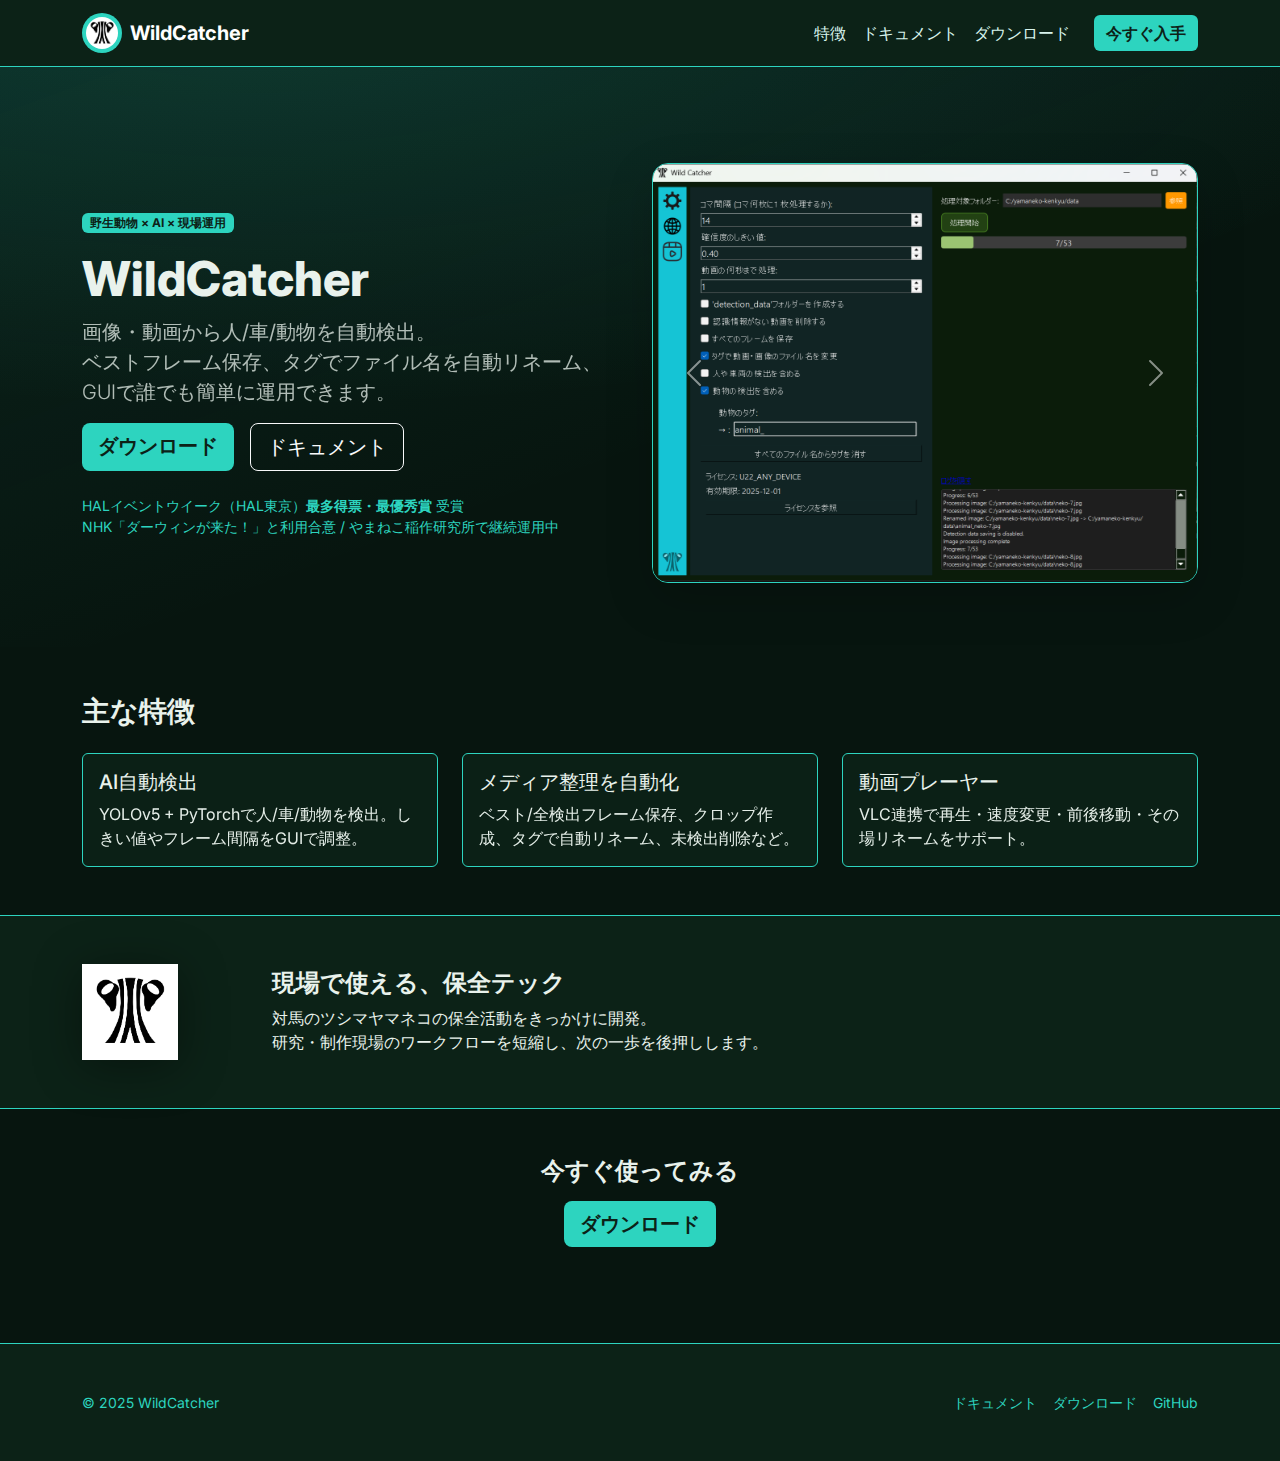
<file: index.html>
<!doctype html>
<html lang="ja">
<head>
  <meta charset="utf-8">
  <meta name="viewport" content="width=device-width, initial-scale=1">
  <title>WildCatcher</title>
  <link href="https://cdn.jsdelivr.net/npm/bootstrap@5.3.3/dist/css/bootstrap.min.css" rel="stylesheet">
  <link href="css/styles.css" rel="stylesheet">
  <link rel="preconnect" href="https://fonts.googleapis.com">
  <link rel="preconnect" href="https://fonts.gstatic.com" crossorigin>
  <link href="https://fonts.googleapis.com/css2?family=Inter:wght@300;400;600;800&display=swap" rel="stylesheet">

</head>
<body class="bg-deep">
<nav class="navbar navbar-expand-lg navbar-dark bg-dark-forest sticky-top border-bottom border-teal">
  <div class="container">
    <a class="navbar-brand d-flex align-items-center gap-2" href="index.html">
      <img src="assets/logo.png" alt="WildCatcher" width="40" height="40" class="rounded-circle bg-teal p-1">
      <span class="fw-bold">WildCatcher</span>
    </a>
    <button class="navbar-toggler" type="button" data-bs-toggle="collapse" data-bs-target="#nav">
      <span class="navbar-toggler-icon"></span>
    </button>
    <div id="nav" class="collapse navbar-collapse">
      <ul class="navbar-nav ms-auto align-items-lg-center">
        <li class="nav-item"><a class="nav-link" href="index.html#features">特徴</a></li>
        <li class="nav-item"><a class="nav-link" href="docs.html">ドキュメント</a></li>
        <li class="nav-item"><a class="nav-link" href="download.html">ダウンロード</a></li>
        <li class="nav-item ms-lg-3"><a class="btn btn-teal" href="download.html">今すぐ入手</a></li>
      </ul>
    </div>
  </div>
</nav>

<header class="hero">
  <div class="overlay"></div>
  <div class="container position-relative text-center text-lg-start">
    <div class="row align-items-center">
      <div class="col-lg-6 py-5">
        <div class="badge bg-teal text-dark-forest mb-3">野生動物 × AI × 現場運用</div>
        <h1 class="display-5 fw-800 lh-sm">WildCatcher</h1>
        <p class="lead opacity-75">
          画像・動画から<strong>人/車/動物</strong>を自動検出。<br>
          ベストフレーム保存、タグでファイル名を自動リネーム、<br>GUIで誰でも簡単に運用できます。
        </p>
        <div class="d-flex gap-3 flex-wrap">
          <a class="btn btn-lg btn-teal" href="download.html">ダウンロード</a>
          <a class="btn btn-lg btn-outline-light" href="docs.html">ドキュメント</a>
        </div>
        <div class="mt-4 small text-teal">
          HALイベントウイーク（HAL東京）<span class="text-teal fw-bold">最多得票・最優秀賞</span> 受賞<br>
          NHK「ダーウィンが来た！」と利用合意 / やまねこ稲作研究所で継続運用中
        </div>
      </div>
      <div class="col-lg-6 py-5">
        <div id="scrCarousel" class="carousel slide rounded-4 shadow-lg overflow-hidden border border-teal" data-bs-ride="carousel">
          <div class="carousel-inner">
            <div class="carousel-item active"><img src="assets/ai-processing.png" class="d-block w-100" alt="AI processing"></div>
            <div class="carousel-item"><img src="assets/settings.png" class="d-block w-100" alt="Settings"></div>
            <div class="carousel-item"><img src="assets/sample.jpg" class="d-block w-100" alt="Language"></div>
          </div>
          <button class="carousel-control-prev" type="button" data-bs-target="#scrCarousel" data-bs-slide="prev">
            <span class="carousel-control-prev-icon" aria-hidden="true"></span>
            <span class="visually-hidden">Previous</span>
          </button>
          <button class="carousel-control-next" type="button" data-bs-target="#scrCarousel" data-bs-slide="next">
            <span class="carousel-control-next-icon" aria-hidden="true"></span>
            <span class="visually-hidden">Next</span>
          </button>
        </div>
      </div>
    </div>
  </div>
</header>

<section id="features" class="py-5">
  <div class="container">
    <h2 class="h3 mb-4 fw-bold">主な特徴</h2>
    <div class="row g-4">
      <div class="col-md-6 col-lg-4">
        <div class="card lift border-teal h-100">
          <div class="card-body">
            <h3 class="h5">AI自動検出</h3>
            <p class="mb-0">YOLOv5 + PyTorchで人/車/動物を検出。しきい値やフレーム間隔をGUIで調整。</p>
          </div>
        </div>
      </div>
      <div class="col-md-6 col-lg-4">
        <div class="card lift border-teal h-100">
          <div class="card-body">
            <h3 class="h5">メディア整理を自動化</h3>
            <p class="mb-0">ベスト/全検出フレーム保存、クロップ作成、タグで自動リネーム、未検出削除など。</p>
          </div>
        </div>
      </div>
      <div class="col-md-6 col-lg-4">
        <div class="card lift border-teal h-100">
          <div class="card-body">
            <h3 class="h5">動画プレーヤー</h3>
            <p class="mb-0">VLC連携で再生・速度変更・前後移動・その場リネームをサポート。</p>
          </div>
        </div>
      </div>
    </div>
  </div>
</section>

<section class="py-5 bg-dark-forest border-y-teal">
  <div class="container">
    <div class="row align-items-center g-4">
      <div class="col-lg-2 text-center text-lg-start">
        <img src="assets/logo.png" alt="WildCatcher logo" class="logo-lg">
      </div>
      <div class="col-lg-10">
        <h3 class="h4 fw-bold mb-2">現場で使える、保全テック</h3>
        <p class="mb-0">対馬のツシマヤマネコの保全活動をきっかけに開発。<br class="d-none d-md-inline">研究・制作現場のワークフローを短縮し、次の一歩を後押しします。</p>
      </div>
    </div>
  </div>
</section>

<section class="py-5">
  <div class="container text-center">
    <h3 class="h4 fw-bold mb-3">今すぐ使ってみる</h3>
    <a class="btn btn-lg btn-teal" href="download.html">ダウンロード</a>
  </div>
</section>

<footer class="py-5 bg-dark-forest border-top border-teal mt-5">
  <div class="container d-flex flex-wrap justify-content-between align-items-center">
    <div class="small text-teal">© 2025 WildCatcher</div>
    <div class="d-flex gap-3 small">
      <a class="link-teal" href="docs.html">ドキュメント</a>
      <a class="link-teal" href="download.html">ダウンロード</a>
      <a class="link-teal" href="https://github.com/【YourUser】/【RepoName】" target="_blank" rel="noreferrer">GitHub</a>
    </div>
  </div>
</footer>
<script src="https://cdn.jsdelivr.net/npm/bootstrap@5.3.3/dist/js/bootstrap.bundle.min.js"></script>
<script src="js/main.js"></script>

</body>
</html>
</file>
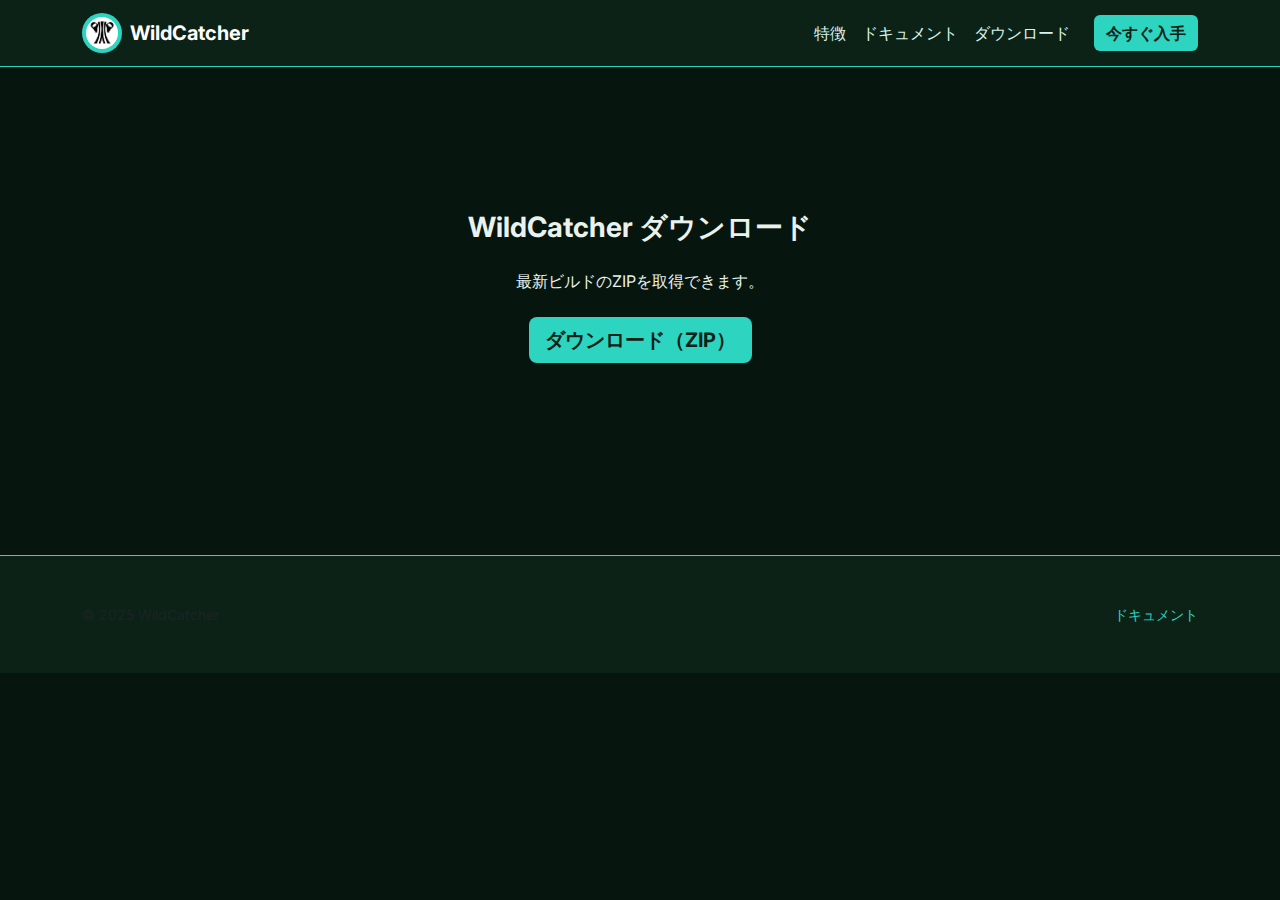
<file: download.html>
<!doctype html>
<html lang="ja">

<head>
  <meta charset="utf-8">
  <meta name="viewport" content="width=device-width, initial-scale=1">
  <title>WildCatcher</title>
  <link href="https://cdn.jsdelivr.net/npm/bootstrap@5.3.3/dist/css/bootstrap.min.css" rel="stylesheet">
  <link href="css/styles.css" rel="stylesheet">
  <link rel="preconnect" href="https://fonts.googleapis.com">
  <link rel="preconnect" href="https://fonts.gstatic.com" crossorigin>
  <link href="https://fonts.googleapis.com/css2?family=Inter:wght@300;400;600;800&display=swap" rel="stylesheet">
  <!-- Icons -->
  <link rel="icon" href="assets\icon.png" sizes="any">
  <link rel="icon" type="image/png" href="assets\icon.png" sizes="32x32">
  <link rel="icon" type="image/png" href="assets\icon.png" sizes="16x16">
  <link rel="apple-touch-icon" href="assets\icon.png">
  <link rel="manifest" href="site.webmanifest">
  <meta name="theme-color" content="#0c2217">
</head>

<body class="bg-deep">
  <nav class="navbar navbar-expand-lg navbar-dark bg-dark-forest sticky-top border-bottom border-teal">
    <div class="container">
      <a class="navbar-brand d-flex align-items-center gap-2" href="index.html">
        <img src="assets/logo.png" alt="WildCatcher" width="40" height="40" class="rounded-circle bg-teal p-1">
        <span class="fw-bold">WildCatcher</span>
      </a>
      <button class="navbar-toggler" type="button" data-bs-toggle="collapse" data-bs-target="#nav">
        <span class="navbar-toggler-icon"></span>
      </button>
      <div id="nav" class="collapse navbar-collapse">
        <ul class="navbar-nav ms-auto align-items-lg-center">
          <li class="nav-item"><a class="nav-link" href="index.html#features">特徴</a></li>
          <li class="nav-item"><a class="nav-link" href="docs.html">ドキュメント</a></li>
          <li class="nav-item"><a class="nav-link" href="download.html">ダウンロード</a></li>
          <li class="nav-item ms-lg-3"><a class="btn btn-teal" href="download.html">今すぐ入手</a></li>
        </ul>
      </div>
    </div>
  </nav>

  <main class="container py-5">
    <div class="text-center py-5 my-5">
      <h1 class="h3 fw-bold mb-4">WildCatcher ダウンロード</h1>
      <p class="mb-4">最新ビルドのZIPを取得できます。</p>
      <a class="btn btn-lg btn-teal"
        href="https://github.com/Theego99/WildCatcherWeb/releases/download/v2.0.0/WildCatcher_v2.zip">
        ダウンロード（ZIP）
      </a>
    </div>
  </main>
  <footer class="py-5 bg-dark-forest border-top border-teal mt-5">
    <div class="container d-flex flex-wrap justify-content-between align-items-center">
      <div class="small text-muted">© 2025 WildCatcher</div>
      <div class="d-flex gap-3 small">
        <a class="link-teal" href="docs.html">ドキュメント</a>
      </div>
    </div>
  </footer>
  <script src="https://cdn.jsdelivr.net/npm/bootstrap@5.3.3/dist/js/bootstrap.bundle.min.js"></script>
  <script src="js/main.js"></script>

</body>

</html>
</file>
<file: css/styles.css>
:root {
  --deep: #07150f;
  --forest: #0c2217;
  --teal: #2dd4bf;
  --teal-600: #14b8a6;
  --teal-200: #99f6e4;
  --accent: #ff9800;
  --text: #e9f2ec;
}

* { box-sizing: border-box; }
html, body { height: 100%; }
body { color: var(--text); background: var(--deep); font-family: 'Inter', system-ui, -apple-system, 'Segoe UI', Roboto, Helvetica, Arial, 'Noto Sans JP', 'Hiragino Kaku Gothic ProN', 'Yu Gothic', sans-serif; }

.bg-deep { background: var(--deep); }
.bg-dark-forest { background: var(--forest); }
.bg-teal { background: var(--teal); }
.text-teal { color: var(--teal); }
.link-teal { color: var(--teal); text-decoration: none; }
.link-teal:hover { text-decoration: underline; }
.border-teal { border-color: var(--teal) !important; }
.border-y-teal { border-top: 1px solid var(--teal); border-bottom: 1px solid var(--teal); }

.btn-teal {
  background: var(--teal);
  color: var(--forest);
  border: none;
  font-weight: 700;
}
.btn-teal:hover { background: var(--teal-600); color: var(--forest); }

.badge.bg-teal { color: var(--forest) !important; }

.hero {
  background: radial-gradient(1200px 400px at 20% -10%, rgba(45,212,191,0.12), transparent),
              linear-gradient(160deg, rgba(45,212,191,0.08), transparent 60%),
              var(--deep);
  padding: 3rem 0 1rem;
}
.hero .overlay { position: absolute; inset: 0; pointer-events: none; }

.logo-lg { width: 96px; height: auto; filter: drop-shadow(0 6px 24px rgba(0,0,0,.4)); }

.card.lift { background: rgba(12,34,23,.6); transition: transform .2s ease, box-shadow .2s ease; }
.card.lift:hover { transform: translateY(-4px); box-shadow: 0 16px 40px rgba(0,0,0,.35); }

.navbar-dark .navbar-nav .nav-link { color: #d7f3ec; }
.navbar-dark .navbar-nav .nav-link:hover { color: var(--teal); }
.navbar-dark .navbar-brand { color: #fff; }

.pdf-frame { background: #000; }

/* small utilities */
.fw-800 { font-weight: 800; }

/* === Contrast fix for Features cards === */
#features .card.lift { 
  background: rgba(12, 34, 23, 0.92);
  border-color: var(--teal);
}
#features .card.lift, 
#features .card.lift .card-body, 
#features .card.lift h3, 
#features .card.lift .h5,
#features .card.lift p {
  color: var(--text) !important;
}
#features .card.lift p { opacity: .98; }
/* ====================================== */
</file>
